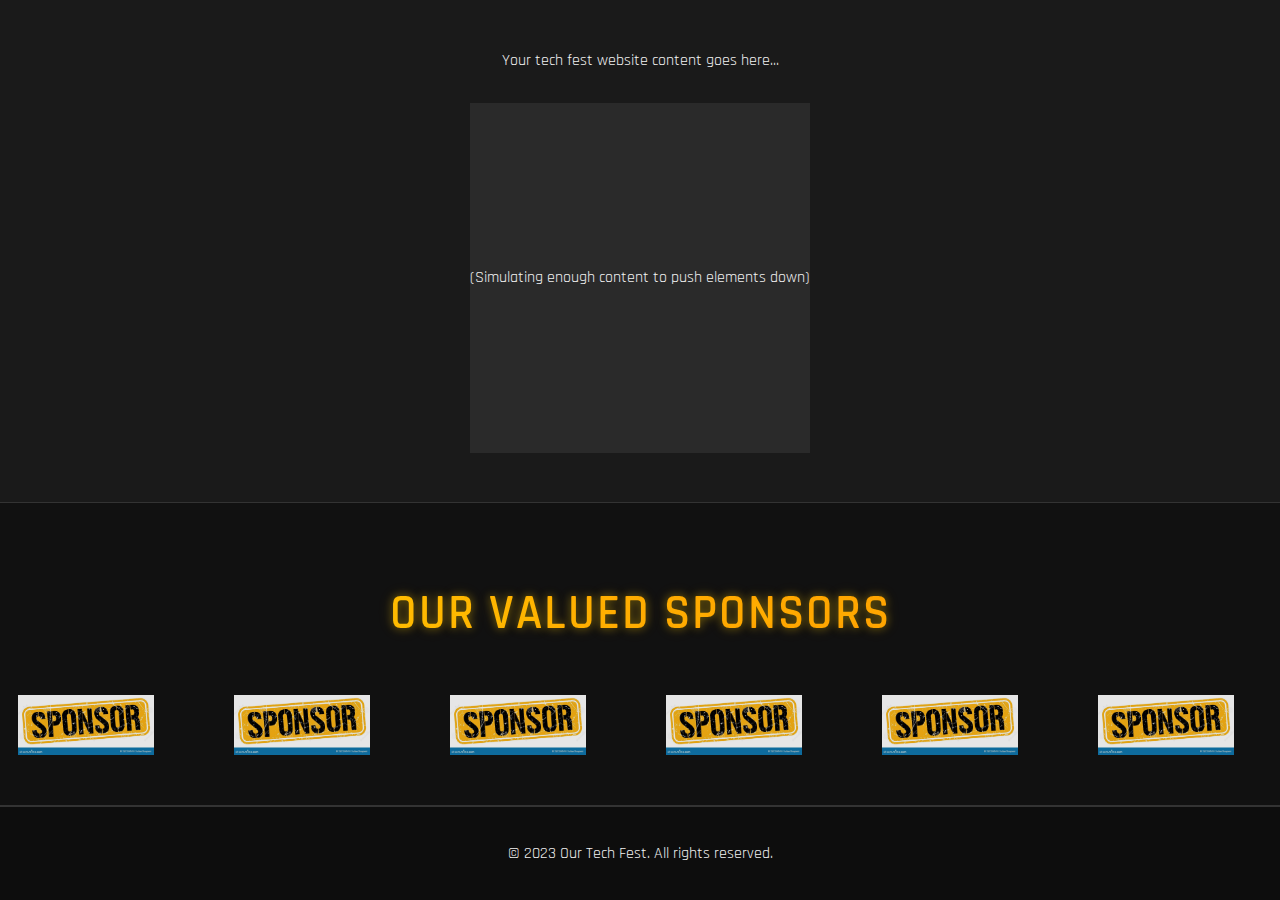
<file: sponsers/index.html>
<!DOCTYPE html>
<html lang="en">
<head>
    <meta charset="UTF-8">
    <meta name="viewport" content="width=device-width, initial-scale=1.0">
    <title>Tech Fest Sponsor Carousel - Looping Fix</title>
    <link rel="stylesheet" href="style.css">
    <!-- Google Font for "Dune" feel -->
    <link href="https://fonts.googleapis.com/css2?family=Rajdhani:wght@400;600&display=swap" rel="stylesheet">
</head>
<body>

    <!-- This div represents your main page content. It will push the sponsor section and footer down. -->
    <!-- On your actual website, all your existing header, main content, etc., would go inside this. -->
    <div class="main-content-wrapper">
        <p>Your tech fest website content goes here...</p>
        <p style="height: 350px; background-color: #2a2a2a; display: flex; align-items: center; justify-content: center; color: #f0f0f0;">
            (Simulating enough content to push elements down)
        </p>
    </div>

    <!-- SPONSOR SECTION: PLACE THIS IMMEDIATELY BEFORE your <footer> tag. -->
    <section class="sponsor-section">
        <h2 class="sponsor-title">Our Valued Sponsors</h2>
        <div class="sponsor-carousel-container">
            <div class="sponsor-carousel-track">
                <!-- ============================================== -->
                <!-- FIRST SET OF SPONSOR LOGOS (6 UNIQUE ONES)   -->
                <!-- ============================================== -->
                <!-- IMPORTANT: Replace 'logo-X.jpg' with your ACTUAL UNIQUE image file names -->
                <a href="#" class="sponsor-logo-wrapper" title="Sponsor Name 1">
                    <img src="sponsors/logo-1.jpg" alt="Sponsor Logo 1">
                </a>
                <a href="#" class="sponsor-logo-wrapper" title="Sponsor Name 2">
                    <img src="sponsors/logo-1.jpg" alt="Sponsor Logo 2">
                </a>
                <a href="#" class="sponsor-logo-wrapper" title="Sponsor Name 3">
                    <img src="sponsors/logo-1.jpg" alt="Sponsor Logo 3">
                </a>
                <a href="#" class="sponsor-logo-wrapper" title="Sponsor Name 4">
                    <img src="sponsors/logo-1.jpg" alt="Sponsor Logo 4">
                </a>
                <a href="#" class="sponsor-logo-wrapper" title="Sponsor Name 5">
                    <img src="sponsors/logo-1.jpg" alt="Sponsor Logo 5">
                </a>
                <a href="#" class="sponsor-logo-wrapper" title="Sponsor Name 6">
                    <img src="sponsors/logo-1.jpg" alt="Sponsor Logo 6">
                </a>

                <!-- ============================================== -->
                <!-- SECOND, DUPLICATE SET OF SPONSOR LOGOS         -->
                <!-- >>>>> THIS IS THE PART YOU WERE MISSING! <<<<< -->
                <!-- THIS IS ABSOLUTELY CRUCIAL FOR THE SEAMLESS    -->
                <!-- INFINITE LOOPING ANIMATION. MUST BE IDENTICAL! -->
                <!-- ============================================== -->
                <a href="#" class="sponsor-logo-wrapper" title="Sponsor Name 1">
                    <img src="sponsors/logo-1.jpg" alt="Sponsor Logo 1">
                </a>
                <a href="#" class="sponsor-logo-wrapper" title="Sponsor Name 2">
                    <img src="sponsors/logo-1.jpg" alt="Sponsor Logo 2">
                </a>
                <a href="#" class="sponsor-logo-wrapper" title="Sponsor Name 3">
                    <img src="sponsors/logo-1.jpg" alt="Sponsor Logo 3">
                </a>
                <a href="#" class="sponsor-logo-wrapper" title="Sponsor Name 4">
                    <img src="sponsors/logo-1.jpg" alt="Sponsor Logo 4">
                </a>
                <a href="#" class="sponsor-logo-wrapper" title="Sponsor Name 5">
                    <img src="sponsors/logo-1.jpg" alt="Sponsor Logo 5">
                </a>
                <a href="#" class="sponsor-logo-wrapper" title="Sponsor Name 6">
                    <img src="sponsors/logo-1.jpg" alt="Sponsor Logo 6">
                </a>
            </div>
        </div>
    </section>
    <!-- END OF SPONSOR SECTION -->

    <!-- Your existing footer -->
    <footer>
        <p>&copy; 2023 Our Tech Fest. All rights reserved.</p>
    </footer>

    <script src="script.js"></script>
</body>
</html>
</file>
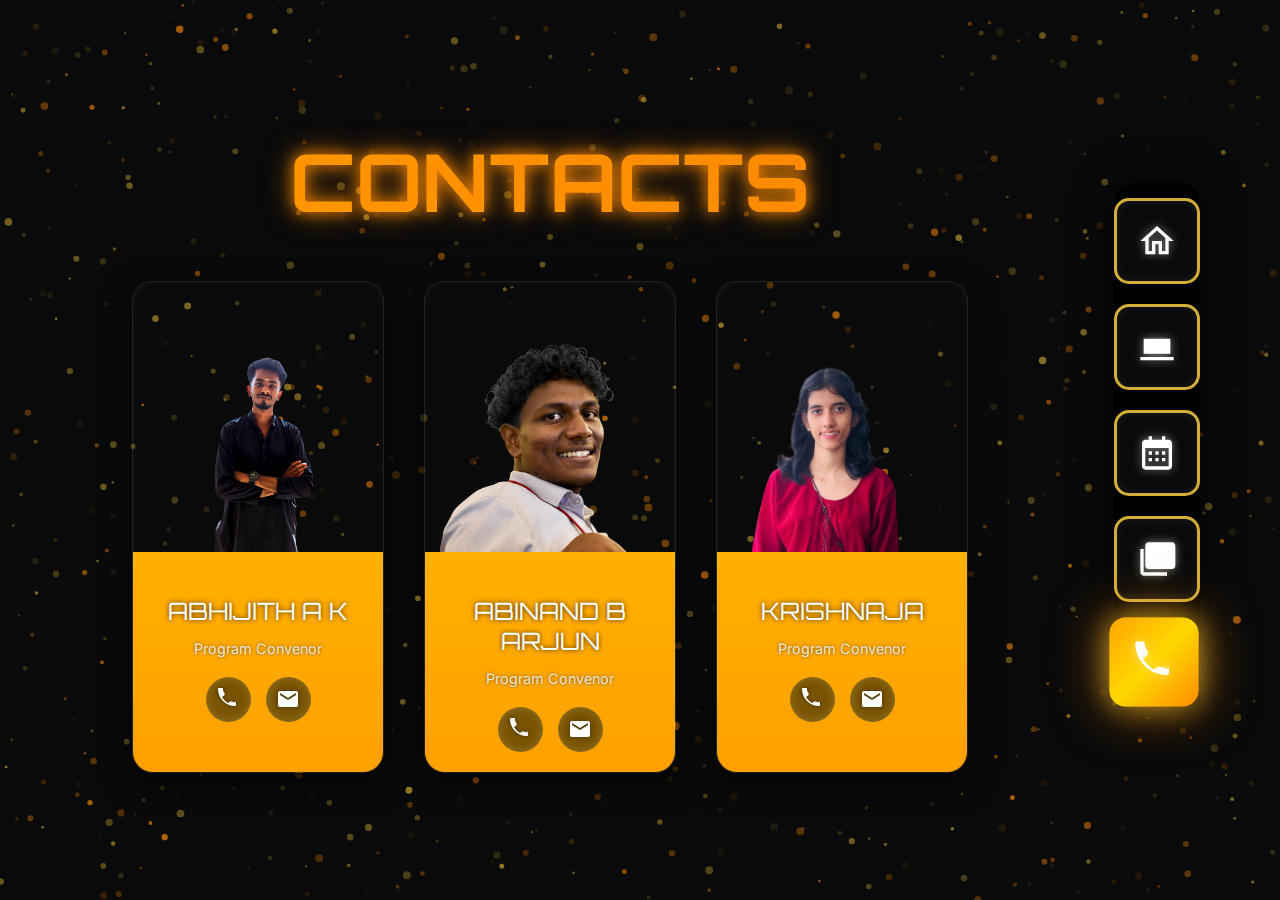
<file: contact_pg.html>
<!DOCTYPE html>
<html lang="en">
<head>
    <meta charset="UTF-8">
    <meta name="viewport" content="width=device-width, initial-scale=1.0">
    <title>Contacts | Prayag 25</title>
    <link rel="icon" type="image/png" href="images/dune1.png">
    <!-- Google Fonts for Orbitron and Inter -->
    <link href="https://fonts.googleapis.com/css2?family=Orbitron:wght@400;700&family=Inter:wght@300;400;700&display=swap" rel="stylesheet">
    <!-- Link to external CSS file -->
    <link rel="stylesheet" href="static/style/contact_pg.css">
    <link rel="stylesheet" href="static/style/nav_style.css">
</head>
<body>
    <!-- Hamburger Menu Button (for Mobile) -->
    <button class="hamburger-menu" aria-label="Toggle navigation">
        <span class="bar"></span>
        <span class="bar"></span>
        <span class="bar"></span>
    </button>

    <!-- NEW: Canvas for particle background -->
    <canvas id="particlesCanvas"></canvas>

    <div class="contacts-page-container">
        <h1 class="contacts-heading">CONTACTS</h1>
        <div class="contact-cards-wrapper">
            <!-- Card 1: ABHIJITH A K -->
            <div class="contact-card">
                <div class="contact-photo-container">
                    <img src="coordinator_img/abhijith.png" alt="ABHIJITH A K">
                </div>
                <div class="contact-details">
                    <!-- This is the default visible content -->
                    <div class="contact-primary-info">
                        <p class="contact-name">ABHIJITH A K</p>
                        <p class="contact-title">Program Convenor</p>
                        <div class="contact-icons">
                            <a href="#" class="icon-btn phone-btn" aria-label="Show phone number" data-info="+91 85906 95431">
                                <svg viewBox="0 0 24 24"><path d="M20 15.5c-1.25 0-2.54-.23-3.7-.68-.45-.17-.9-.25-1.35-.25-.37 0-.72.08-1.05.25L12 16c-2.48-1.33-4.57-3.42-5.9-5.9L8.43 8.3c.17-.33.25-.68.25-1.05 0-.45-.08-.9-.25-1.35C7.23 4.54 7 3.25 7 2c0-.55-.45-1-1-1H3c-.55 0-1 .45-1 1 0 9.39 7.61 17 17 17 .55 0 1-.45 1-1v-3c0-.55-.45-1-1-1z"/></svg>
                            </a>
                            <a href="#" class="icon-btn email-btn" aria-label="Show email address" data-info="2002abihijithak@gmail.com">
                                <svg viewBox="0 0 24 24"><path d="M20 4H4c-1.1 0-1.99.9-1.99 2L2 18c0 1.1.9 2 2 2h16c1.1 0 2-.9 2-2V6c0-1.1-.9-2-2-2zm0 4l-8 5-8-5V6l8 5 8-5v2z"/></svg>
                            </a>
                        </div>
                    </div>
                    <!-- This is the hidden panel that will be shown on click -->
                    <div class="contact-info-display">
                        <p class="info-text"></p>
                        <a href="#" class="back-btn">Back</a>
                    </div>
                </div>
            </div>
            <!-- Card 2: ABINAND B ARJUN -->
            <div class="contact-card">
                <div class="contact-photo-container">
                    <img src="coordinator_img/abinand.png" alt="ABINAND B ARJUN">
                </div>
                <div class="contact-details">
                    <div class="contact-primary-info">
                        <p class="contact-name">ABINAND B ARJUN</p>
                        <p class="contact-title">Program Convenor</p>
                        <div class="contact-icons">
                             <a href="#" class="icon-btn phone-btn" aria-label="Show phone number" data-info="+91 83010 66741">
                                <svg viewBox="0 0 24 24"><path d="M20 15.5c-1.25 0-2.54-.23-3.7-.68-.45-.17-.9-.25-1.35-.25-.37 0-.72.08-1.05.25L12 16c-2.48-1.33-4.57-3.42-5.9-5.9L8.43 8.3c.17-.33.25-.68.25-1.05 0-.45-.08-.9-.25-1.35C7.23 4.54 7 3.25 7 2c0-.55-.45-1-1-1H3c-.55 0-1 .45-1 1 0 9.39 7.61 17 17 17 .55 0 1-.45 1-1v-3c0-.55-.45-1-1-1z"/></svg>
                            </a>
                            <a href="#" class="icon-btn email-btn" aria-label="Show email address" data-info="abinandbarjun7@gmail.com">
                                <svg viewBox="0 0 24 24"><path d="M20 4H4c-1.1 0-1.99.9-1.99 2L2 18c0 1.1.9 2 2 2h16c1.1 0 2-.9 2-2V6c0-1.1-.9-2-2-2zm0 4l-8 5-8-5V6l8 5 8-5v2z"/></svg>
                            </a>
                        </div>
                    </div>
                    <div class="contact-info-display">
                        <p class="info-text"></p>
                        <a href="#" class="back-btn">Back</a>
                    </div>
                </div>
            </div>
            <!-- Card 3: Abhishek P -->
            <div class="contact-card">
                <div class="contact-photo-container">
                    <img src="coordinator_img/krishnaja.png" alt="Abhishek P">
                </div>
                <div class="contact-details">
                     <div class="contact-primary-info">
                        <p class="contact-name">KRISHNAJA</p>
                        <p class="contact-title">Program Convenor</p>
                        <div class="contact-icons">
                             <a href="#" class="icon-btn phone-btn" aria-label="Show phone number" data-info="+91 80759 60827">
                                <svg viewBox="0 0 24 24"><path d="M20 15.5c-1.25 0-2.54-.23-3.7-.68-.45-.17-.9-.25-1.35-.25-.37 0-.72.08-1.05.25L12 16c-2.48-1.33-4.57-3.42-5.9-5.9L8.43 8.3c.17-.33.25-.68.25-1.05 0-.45-.08-.9-.25-1.35C7.23 4.54 7 3.25 7 2c0-.55-.45-1-1-1H3c-.55 0-1 .45-1 1 0 9.39 7.61 17 17 17 .55 0 1-.45 1-1v-3c0-.55-.45-1-1-1z"/></svg>
                            </a>
                            <a href="#" class="icon-btn email-btn" aria-label="Show email address" data-info="krishnajatn20@gmail.com">
                                <svg viewBox="0 0 24 24"><path d="M20 4H4c-1.1 0-1.99.9-1.99 2L2 18c0 1.1.9 2 2 2h16c1.1 0 2-.9 2-2V6c0-1.1-.9-2-2-2zm0 4l-8 5-8-5V6l8 5 8-5v2z"/></svg>
                            </a>
                        </div>
                    </div>
                     <div class="contact-info-display">
                        <p class="info-text"></p>
                        <a href="#" class="back-btn">Back</a>
                    </div>
                </div>
            </div>
        </div>
    </div>

<!-- Navigation Bar -->
<nav class="navbar-right">
    <ul>
        <!-- Home Icon -->
        <li class="nav-item" data-tooltip="Home">
            <a href="landing_pg.html">
                <svg viewBox="0 0 24 24">
                    <path d="M12 5.69L17 10.19V18H15V12H9V18H7V10.19L12 5.69ZM12 3L2 12H5V20H11V14H13V20H19V12H22L12 3Z"/>
                </svg>
            </a>
        </li>
        <!-- Events Icon (Building/Museum icon, labeled Events) -->
        <li class="nav-item" data-tooltip="Events">
            <a href="event_slider_pg.html">
                <svg viewBox="0 0 24 24">
                    <path d="M2 20h20v-2H2v2zm2-4h16V7H4v9zm2-7h3v2H6V9zm4 0h3v2h-3V9zm4 0h3v2h-3V9zm-8 4h12v-6H6v6z"/>
                </svg>
            </a>
        </li>
        
        
        <!-- Calendar Icon -->
        <li class="nav-item" data-tooltip="Event Schedule">
            <a href="schedule_pg.html">
                <svg viewBox="0 0 24 24">
                    <path d="M19 4h-2V2h-2v2H9V2H7v2H5c-1.11 0-1.99.9-1.99 2L3 20c0 1.1.89 2 2 2h14c1.1 0 2-.9 2-2V6c0-1.1-.9-2-2-2zm0 16H5V9h14v11zM7 11h2v2H7v-2zm4 0h2v2h-2v-2zm4 0h2v2h-2v-2zm-8 4h2v2H7v-2zm4 0h2v2h-2v-2zm4 0h2v2h-2v-2z"/>
                </svg>
            </a>
        </li>
        
        <!-- Person Icon -->
        <li class="nav-item" data-tooltip="Gallery">
            <a href="gallery_pg.html">
                <svg viewBox="0 0 24 24">
                    <path d="M2 6v14c0 1.1.9 2 2 2h14v-2H4V6H2zm19-4H7c-1.1 0-2 .9-2 2v12c0 1.1.9 2 2 2h14c1.1 0 2-.9 2-2V4c0-1.1-.9-2-2-2zm-1 9l-2.5-3.21L14 12.5 11.5 9.5l-3 4H19v-4z"/>
                </svg>

            </a>
        </li>

        <!-- Phone Icon -->
        <li class="nav-item active" data-tooltip="Contact">
            <a href="contact_pg.html">
                <svg viewBox="0 0 24 24">
                    <path d="M20 15.5c-1.25 0-2.54-.23-3.7-.68-.45-.17-.9-.25-1.35-.25-.37 0-.72.08-1.05.25L12 16c-2.48-1.33-4.57-3.42-5.9-5.9L8.43 8.3c.17-.33.25-.68.25-1.05 0-.45-.08-.9-.25-1.35C7.23 4.54 7 3.25 7 2c0-.55-.45-1-1-1H3c-.55 0-1 .45-1 1 0 9.39 7.61 17 17 17 .55 0 1-.45 1-1v-3c0-.55-.45-1-1-1z"/>
                </svg>
            </a>
        </li>
        
    </ul>
</nav>

    <!-- Link to external JavaScript file -->
    <script src="static/script/contact_pg.js"></script>
    <script src="static/script/nav-script.js"></script>
</body>
</html>
</file>
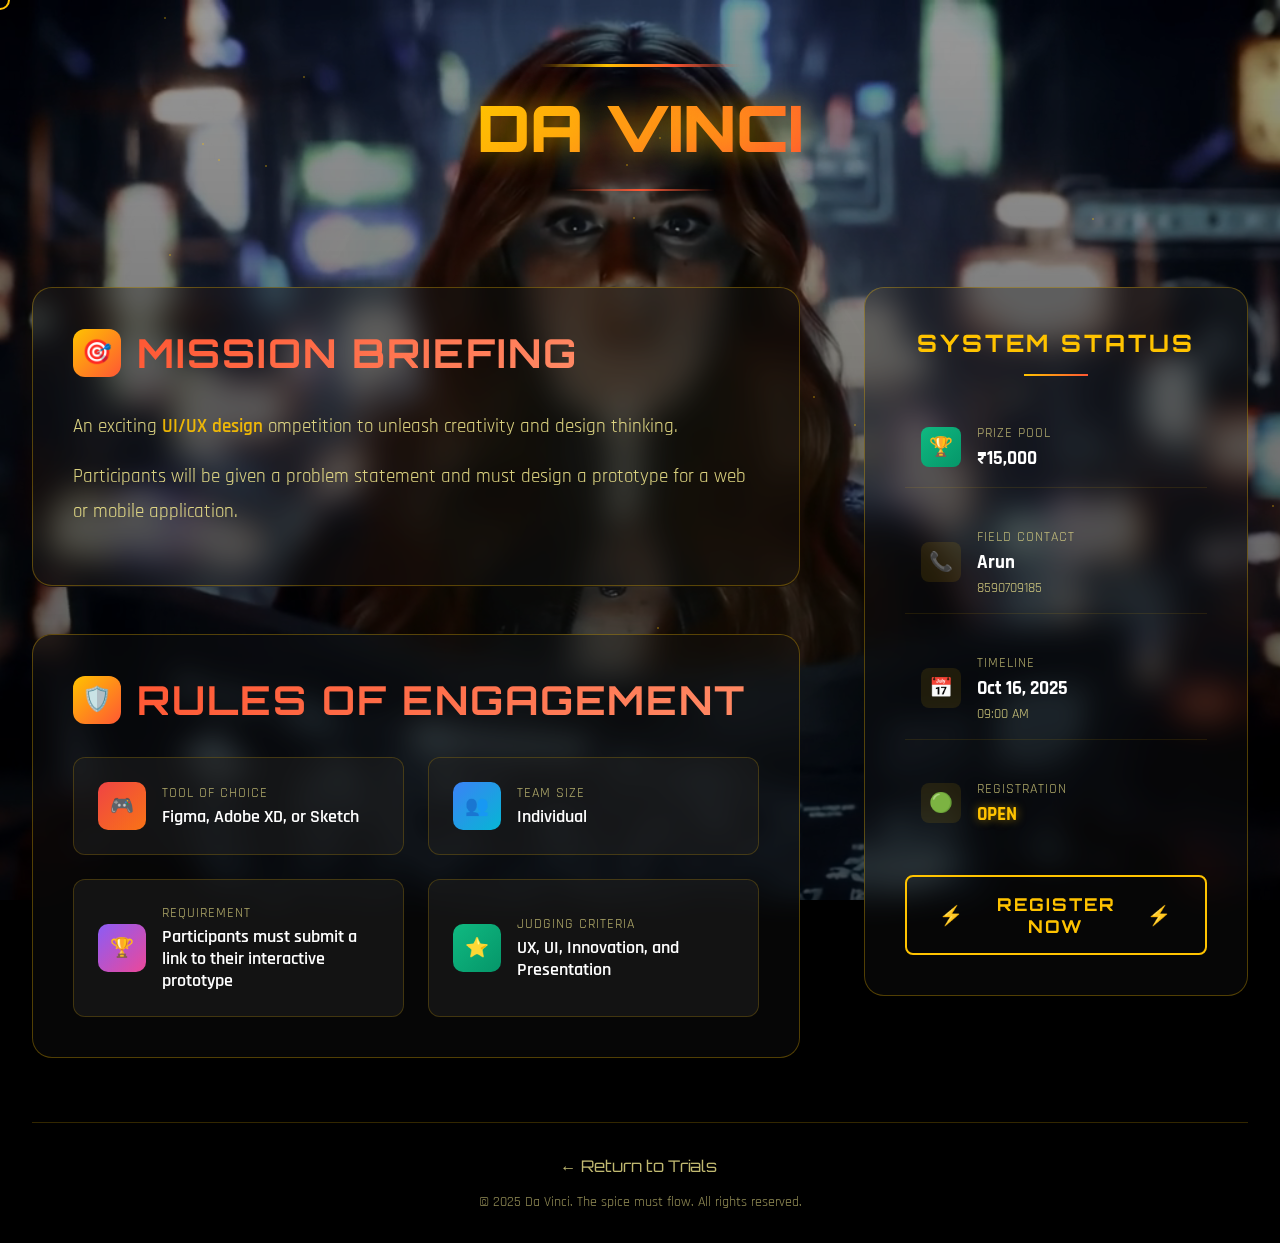
<file: da-vinci.html>
<!DOCTYPE html>
<html lang="en">
<head>
    <meta charset="UTF-8">
    <meta name="viewport" content="width=device-width, initial-scale=1.0">
    <title>Da Vinci | Prayag 25</title>
    <link href="https://fonts.googleapis.com/css2?family=Orbitron:wght@400;700;900&family=Rajdhani:wght@300;400;500;600;700&display=swap" rel="stylesheet">
    <link rel="stylesheet" href="static/style/event_pg.css">
    <link rel="icon" type="image/png" href="images/dune1.png">
</head>
<body>
    <video autoplay loop muted id="video-background"><source src="public/davinci.mp4" type="video/mp4"></video>
    <!-- Custom Cursor -->
    <div class="custom-cursor" id="customCursor"></div>

    <!-- Background Elements -->
    <div class="background-container">
        <div class="gradient-bg"></div>
        <div class="particles-container" id="particlesContainer"></div>
        <div class="rotating-bg"></div>
    </div>

    <!-- Main Content Container -->
    <div class="main-container">
        
        <!-- Header -->
        <header class="header">
            <div class="header-line"></div>
            <h1 class="main-title">
                <span class="title-word">DA VINCI</span>
            </h1>
            <!-- <h1 class="main-title">
                <span class="title-word title-delayed">VICTORY</span>
            </h1> -->
            <div class="header-line-bottom"></div>
        </header>

        <!-- Main Grid Layout -->
        <div class="content-grid">
            
            <!-- Main Content - Left Side -->
            <div class="main-content">
                
                <!-- Mission Briefing Section -->
                <section class="content-section mission-section">
                    <div class="section-header">
                        <div class="section-icon">🎯</div>
                        <h2 class="section-title">MISSION BRIEFING</h2>
                    </div>
                    
                    <div class="section-content">
                        <p>An exciting <span class="highlight">UI/UX design</span> ompetition to unleash creativity and design thinking.</p>
                        <p>Participants will be given a problem statement and must design a prototype for a web or mobile application.</p>
                    </div>
                </section>

                <!-- Rules of Engagement Section -->
                <section class="content-section rules-section">
                    <div class="section-header">
                        <div class="section-icon">🛡️</div>
                        <h2 class="section-title">RULES OF ENGAGEMENT</h2>
                    </div>
                    
                    <div class="rules-grid">
                        <div class="rule-item">
                            <div class="rule-icon">🎮</div>
                            <div class="rule-content">
                                <div class="rule-label">Tool of choice</div>
                                <div class="rule-value">Figma, Adobe XD, or Sketch</div>
                            </div>
                        </div>
                        <div class="rule-item">
                            <div class="rule-icon">👥</div>
                            <div class="rule-content">
                                <div class="rule-label">Team Size</div>
                                <div class="rule-value">Individual</div>
                            </div>
                        </div>
                        <div class="rule-item">
                            <div class="rule-icon">🏆</div>
                            <div class="rule-content">
                                <div class="rule-label">Requirement</div>
                                <div class="rule-value">Participants must submit a link to their interactive prototype</div>
                            </div>
                        </div>
                        <div class="rule-item">
                            <div class="rule-icon">⭐</div>
                            <div class="rule-content">
                                <div class="rule-label">Judging criteria</div>
                                <div class="rule-value">UX, UI, Innovation, and Presentation</div>
                            </div>
                        </div>
                    </div>
                </section>
            </div>

            <!-- Sidebar - System Status -->
            <div class="sidebar">
                <div class="status-panel">
                    
                    <!-- System Status Header -->
                    <div class="status-header">
                        <h3 class="status-title">SYSTEM STATUS</h3>
                        <div class="status-line"></div>
                    </div>

                    <!-- Status Items -->
                    <div class="status-items">
                        
                        <!-- Prize Pool -->
                        <div class="status-item prize-pool">
                            <div class="status-icon">🏆</div>
                            <div class="status-content">
                                <div class="status-label">Prize Pool</div>
                                <div class="status-value">₹15,000</div>
                            </div>
                        </div>

                        <!-- Field Contact -->
                        <div class="status-item">
                            <div class="status-icon">📞</div>
                            <div class="status-content">
                                <div class="status-label">Field Contact</div>
                                <div class="status-value">Arun</div>
                                <div class="status-sub">8590709185</div>
                            </div>
                        </div>

                        <!-- Timeline -->
                        <div class="status-item">
                            <div class="status-icon">📅</div>
                            <div class="status-content">
                                <div class="status-label">Timeline</div>
                                <div class="status-value">Oct 16, 2025</div>
                                <div class="status-sub">09:00 AM</div>
                            </div>
                        </div>

                        <!-- Registration Status -->
                        <div class="status-item registration-status">
                            <div class="status-icon pulse">🟢</div>
                            <div class="status-content">
                                <div class="status-label">Registration</div>
                                <div class="status-value open">OPEN</div>
                            </div>
                        </div>
                    </div>

                    <!-- Register Button -->
                    <a href="https://forms.gle/LotEX87YzLYGkfhT8" 
                    target="_blank" 
                    rel="noopener noreferrer" 
                    class="register-btn" id="registerBtn">
                        <span class="btn-icon">⚡</span>
                        <span class="btn-text">REGISTER NOW</span>
                        <span class="btn-icon">⚡</span>
                    </a>
                </div>
            </div>
        </div>

        <!-- Footer -->
        <footer class="footer">
            <div class="footer-content">
                <a href="event_slider_pg.html" class="back-link">
                    <span class="back-arrow">←</span>
                    Return to Trials
                </a>
            </div>
            <p class="footer-text">© 2025 Da Vinci. The spice must flow. All rights reserved.</p>
        </footer>
    </div>

    <script src="static/script/event_pg.js"></script>
</body>
</html>
</file>
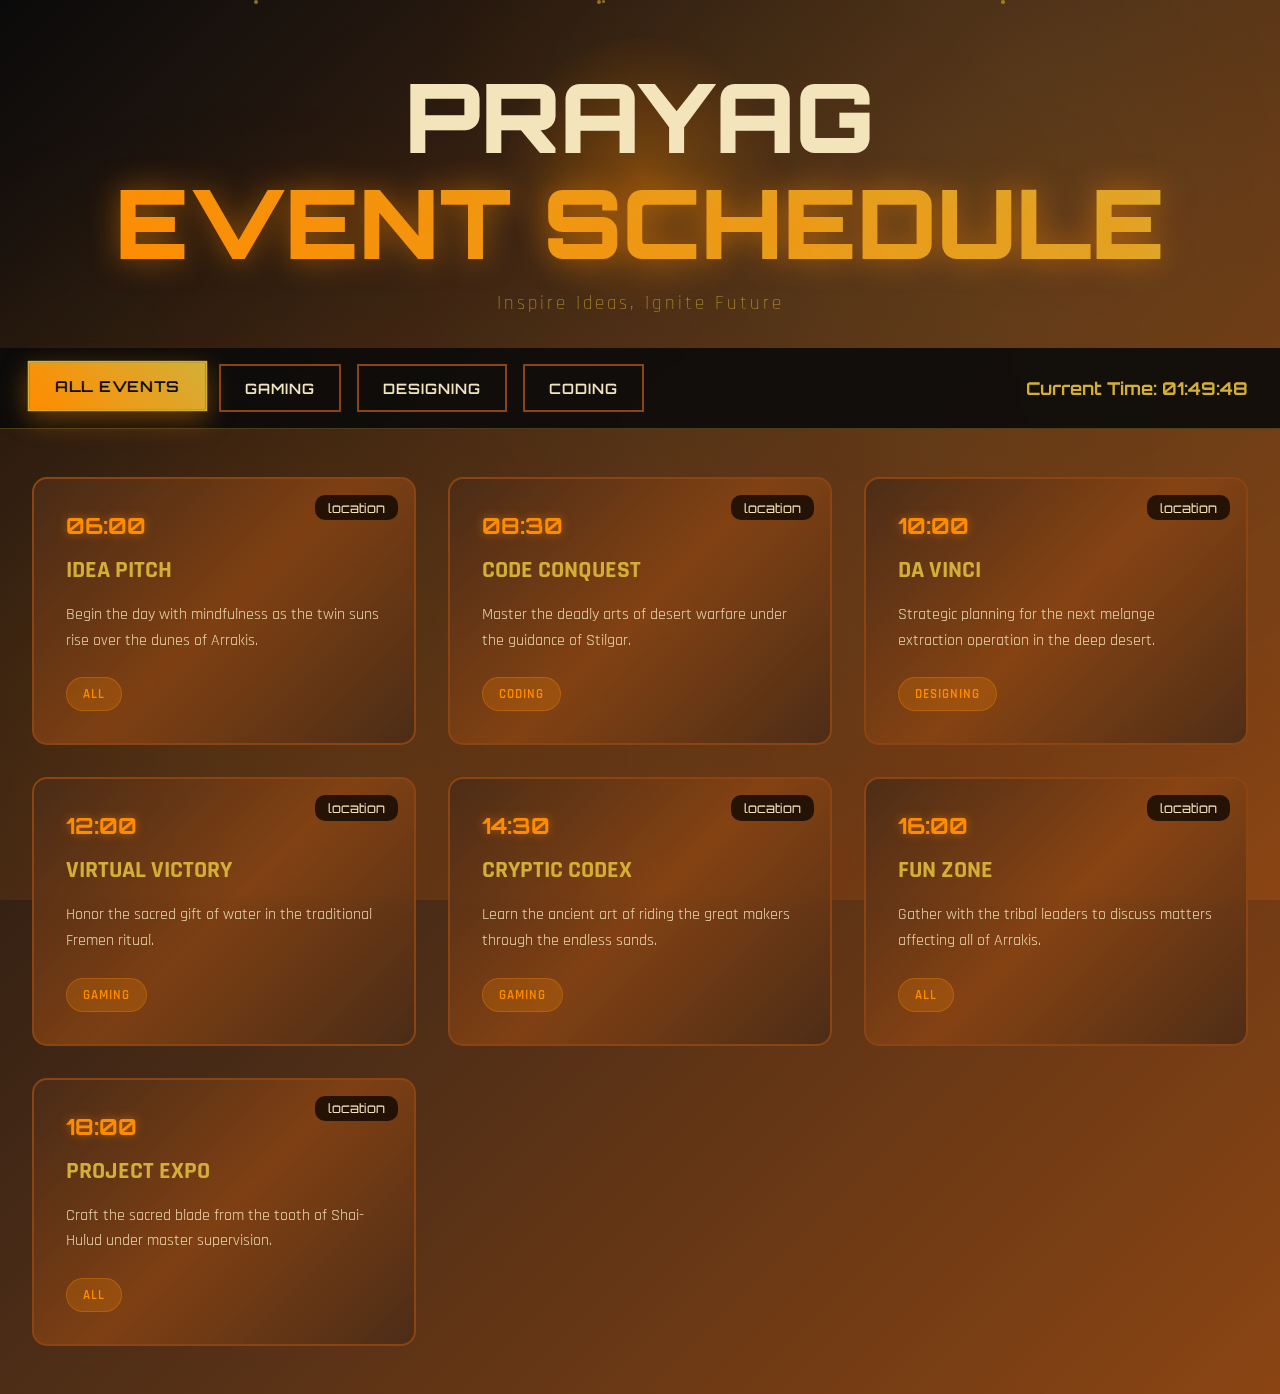
<file: schedule_pg.html>
<!doctype html>
<html lang="en">
  <head>
    <meta charset="UTF-8" />
    <link rel="icon" type="image/svg+xml" href="/vite.svg" />
    <meta name="viewport" content="width=device-width, initial-scale=1.0" />
    <title>Event Schedule | Prayag 25</title>
    <link rel="icon" type="image/png" href="images/dune1.png">
    <link href="https://fonts.googleapis.com/css2?family=Orbitron:wght@400;700;900&family=Rajdhani:wght@300;400;500;600;700&display=swap" rel="stylesheet">
    <link rel="stylesheet" href="static/style/schedule_pg.css">
  </head>
  <body>
    <div id="particles-bg"></div>
    
    <header class="main-header">
      <div class="header-content">
        <h1 class="main-title">
          <span class="title-line">PRAYAG</span>
          <span class="title-line glow">EVENT SCHEDULE</span>
        </h1>
        <p class="subtitle">Inspire Ideas, Ignite Future</p>
      </div>
      <div class="spice-glow"></div>
    </header>

    <nav class="schedule-nav">
      <div class="nav-content">
        <div class="filter-buttons">
          <button class="filter-btn active" data-filter="all">ALL EVENTS</button>
          <button class="filter-btn" data-filter="gaming">GAMING</button>
          <button class="filter-btn" data-filter="designing">DESIGNING</button>
          <button class="filter-btn" data-filter="code">CODING</button>
        </div>
        <div class="current-time">
          <span id="current-time"></span>
        </div>
      </div>
    </nav>

    <main class="schedule-container">
      <div class="schedule-grid" id="schedule-grid">
        <!-- Events will be generated by JavaScript -->
      </div>
    </main>

    <div class="desert-overlay"></div>
    
    <script type="module" src="static/script/schedule_pg.js"></script>
  </body>
</html>
</file>
<file: sponsers/style.css>
/* Import Google Font */
@import url('https://fonts.googleapis.com/css2?family=Rajdhani:wght@400;600&display=swap');

/* General Body Styles */
html, body {
    height: 100%;
    margin: 0;
    padding: 0;
    font-family: 'Rajdhani', Arial, sans-serif;
    background-color: #1a1a1a;
    color: #f0f0f0;
    display: flex;
    flex-direction: column;
}

/* Wrapper for main page content */
.main-content-wrapper {
    flex-grow: 1;
    padding: 20px;
    box-sizing: border-box;
    text-align: center;
    display: flex;
    flex-direction: column;
    justify-content: center;
    align-items: center;
}

/* Footer Styles */
footer {
    background-color: #0d0d0d;
    color: #f0f0f0;
    padding: 20px;
    text-align: center;
    border-top: 1px solid #333;
    flex-shrink: 0;
}

/* Sponsor Section */
.sponsor-section {
    padding: 40px 0;
    background-color: #111;
    border-top: 1px solid #333;
    border-bottom: 1px solid #333;
    flex-shrink: 0;
}

.sponsor-title {
    text-align: center;
    font-size: 3em;
    margin-bottom: 40px;
    font-weight: 600;
    letter-spacing: 2px;
    text-transform: uppercase;

    /* Golden Gradient */
    background: linear-gradient(to right, #FFD700, #FFA500, #FF8C00);
    -webkit-background-clip: text;
    -webkit-text-fill-color: transparent;
    background-clip: text;
    color: transparent;

    /* Glow */
    text-shadow: 0 0 8px rgba(255, 215, 0, 0.4),
                 0 0 15px rgba(255, 165, 0, 0.2);
}

.sponsor-carousel-container {
    width: 100%;
    overflow: hidden;
    position: relative;
}

.sponsor-carousel-track {
    display: flex;
    align-items: center;
    padding: 10px 0;
    transform: translateX(0);
    will-change: transform; /* Smooth animation hint */
}

.sponsor-logo-wrapper {
    display: inline-block;
    margin: 0 40px;
    flex-shrink: 0;
    transition: transform 0.3s ease, opacity 0.3s ease;
    filter: brightness(0.9);
}

.sponsor-logo-wrapper:hover {
    transform: translateY(-8px) scale(1.1);
    opacity: 1;
    filter: brightness(1);
}

.sponsor-logo-wrapper img {
    height: 60px;
    width: auto;
    max-width: 180px;
    object-fit: contain;
    display: block;
}

/* Responsive Tweaks */
@media (max-width: 1024px) {
    .sponsor-title {
        font-size: 2.5em;
    }
    .sponsor-logo-wrapper {
        margin: 0 30px;
    }
}

@media (max-width: 768px) {
    .sponsor-title {
        font-size: 2em;
        margin-bottom: 30px;
        letter-spacing: 1px;
    }
    .sponsor-logo-wrapper {
        margin: 0 20px;
    }
    .sponsor-logo-wrapper img {
        height: 50px;
    }
}

@media (max-width: 480px) {
    .sponsor-title {
        font-size: 1.7em;
        margin-bottom: 20px;
    }
    .sponsor-logo-wrapper {
        margin: 0 15px;
    }
    .sponsor-logo-wrapper img {
        height: 40px;
    }
}
</file>
<file: static/style/contact_pg.css>
/* --- START OF FILE style.css --- */

/* Dune-Inspired Variables */
:root {
    --spice-gold: #D4AF37;
    --spice-orange: #FF8C00;
    --desert-sand: #F4E4BC;
    --deep-black: #0A0A0A;
    --space-black: #000000; /* Used for the new background */
    --energy-blue: #4A9EFF;
    --glow-amber: rgba(212, 175, 55, 0.8); 
    --glow-orange: rgba(255, 140, 0, 0.6); 
    
    /* Variables for the original image's pink/red to orange gradient (for reference, but now unused for card details) */
    --original-gradient-start: #D82F72; /* Deep Pink/Red */
    --original-gradient-mid: #F06292;   /* Lighter Pink */
    --original-gradient-end: #FF8C00;   /* Orange */

    /* Navbar's active/hover gradient colors for easy reference */
    --navbar-gradient-start: #FFA500; /* Orange */
    --navbar-gradient-mid: #FFD700;   /* Gold */
    --navbar-gradient-end: #FF8C00;   /* Darker Orange */

    /* NEW Contact Card's specific orange/yellow gradient colors (based on new image) */
    --card-gradient-color1: #FFB000; /* Bright orange-yellow */
    --card-gradient-color2: #FFA000; /* Slightly deeper orange */
    --card-gradient-color3: #FF8000; /* Deepest orange (unused with linear-gradient to bottom only 2 colors) */


    --font-heading: 'Orbitron', monospace;
    --font-body: 'Inter', sans-serif;
    
    --transition-smooth: all 0.4s cubic-bezier(0.25, 0.46, 0.45, 0.94);
    --transition-bounce: all 0.6s cubic-bezier(0.68, -0.55, 0.265, 1.55); 
}

/* Base Styles (for Desktop First) */
body {
    margin: 0;
    font-family: var(--font-body);
    /* CHANGED: Solid black background for particle effect */
    background-color: var(--space-black); 
    color: var(--desert-sand);
    min-height: 100vh;
    display: flex;
    justify-content: center;
    align-items: center;
    overflow-x: hidden; /* Prevents horizontal scrollbars on the body */
    overflow-y: auto; /* Allows vertical scrolling for content that exceeds viewport height */
    padding-right: 180px; /* Space for the fixed right navbar (if still present or desired for layout) */
    box-sizing: border-box; 
    position: relative; 
    z-index: 0; 
}

/* NEW: Style for the particles canvas */
#particlesCanvas {
    position: fixed; /* Fixes it to the viewport */
    top: 0;
    left: 0;
    width: 100vw; /* Full viewport width */
    height: 100vh; /* Full viewport height */
    z-index: -1; /* Puts it behind all other content */
    display: block; /* Ensures it takes up full space */
}


/* Main Content Styling (for index.html) */
.content {
    text-align: center;
    padding: 20px;
    max-width: 800px;
    position: relative; 
    z-index: 1; /* Ensure content is above body background */
}

.content h1 {
    font-family: var(--font-heading);
    font-size: clamp(2.5em, 6vw, 4.5em); 
    color: var(--spice-gold);
    text-shadow: 0 0 20px var(--glow-amber), 0 0 30px var(--glow-orange); 
    margin-bottom: 20px;
}

.content p {
    font-size: clamp(0.9em, 2vw, 1.1em);
    line-height: 1.8;
    margin: 0 auto 15px;
    color: var(--desert-sand);
}



/* Advanced JS: Ripple Effect */
.ripple {
    position: absolute;
    border-radius: 50%;
    background: rgba(255, 255, 255, 0.5); 
    animation: ripple-animation 0.6s linear forwards;
    pointer-events: none; 
    transform: scale(0); 
    z-index: 1; 
}

@keyframes ripple-animation {
    to {
        transform: scale(4); 
        opacity: 0; 
    }
}

/* --- Hamburger Menu (Desktop: Hidden) --- */
.hamburger-menu {
    display: none;
}

/* Contacts Page specific styles */
.contacts-page-container {
    display: flex;
    flex-direction: column;
    align-items: center;
    width: 100%;
    padding: 20px;
    box-sizing: border-box;
    position: relative; 
    z-index: 1; 
}

.contacts-heading {
    font-family: var(--font-heading);
    font-size: clamp(3em, 8vw, 5em); 
    background: linear-gradient(to right, var(--navbar-gradient-start), var(--navbar-gradient-end)); 
    -webkit-background-clip: text;
    -webkit-text-fill-color: transparent;
    background-clip: text;
    text-fill-color: transparent;
    margin-bottom: 50px;
    text-shadow: 0 0 15px var(--spice-orange), 0 0 30px var(--glow-orange); 
}

.contact-cards-wrapper {
    display: flex;
    flex-wrap: wrap; 
    justify-content: center;
    gap: 40px;
    max-width: 1200px; 
    width: 100%;
    margin-bottom: 50px; 
}

/* --- Rule 1: The Main Card --- */
/* Find the existing .contact-card rule and make this change */
/* Find and replace the .contact-card rule */
.contact-card {
    background-color: transparent; 
    border-radius: 20px;
    width: 250px;
    /* CHANGED: This is essential. It allows the image to be seen outside the card's bounds. */
    overflow: visible; 
    box-shadow: 0 10px 30px rgba(0, 0, 0, 0.7), inset 0 0 10px rgba(255, 255, 255, 0.05);
    border: 1px solid rgba(255, 255, 255, 0.1); 
    position: relative;
    display: flex;
    flex-direction: column;
    
    transition: opacity 0.6s ease-out, 
                transform 0.6s ease-out, 
                box-shadow 0.3s ease-in-out; 
    
    transition-delay: var(--animation-delay, 0s); 
}
/* This is the initial, hidden state. JS applies this class. */
.contact-card.card-hidden {
    opacity: 0;
    transform: translateY(30px); /* Start 30px down */
}

/* This class is added by JS on scroll. The transition on .contact-card makes the change smooth. */
.contact-card.card-visible {
    opacity: 1;
    transform: translateY(0); /* Move to original position */
}


/* Find and replace this existing rule */
/* Find and replace the .contact-card:hover rule */
.contact-card:hover {
    transform: translateY(-10px); 
    box-shadow: 0 20px 40px rgba(0, 0, 0, 0.6);
}


/* --- Rule 3: The Photo Container --- */
/* Find and replace this rule. Overflow is now also visible here. */
.contact-photo-container {
    width: 100%;
    height: 270px;
    display: flex;
    justify-content: center;
    align-items: flex-start; 
    /* CHANGED: This is the second key change. It stops the container from clipping the image. */
    overflow: visible; 
    border-radius: 20px 20px 0 0; 
    /* The container itself is positioned to give the image a base */
    position: relative;
    z-index: 2; /* Ensure the photo container is above the details section */
}

/* --- Rule 4: The Image inside the container --- */
/* Find and replace this rule. This is where the animation magic happens. */
.contact-photo-container img {
    width: 100%;
    /* Make the image taller than its container to create the hidden part */
    height: 125%; 
    object-fit: cover; 
    object-position: top center; 
    border-radius: 20px; /* Keep the rounded corners on the image itself */
    
    /* The transition applies to the image's transform and shadow */
    transition: transform 0.5s cubic-bezier(0.23, 1, 0.32, 1),
                box-shadow 0.5s cubic-bezier(0.23, 1, 0.32, 1);
}

/* --- Rule 5: THE FINAL HOVER EFFECT --- */
/* Replace any previous hover rules for the image/container with this single rule */
.contact-card:hover .contact-photo-container img {
    /* Slides the image up by 20% of its own height to reveal the bottom part, breaking out of the top */
    transform: translateY(-20%);
    
    /* Adds a shadow to the image to give it a 3D pop effect */
    box-shadow: 0 15px 30px -10px rgba(0, 0, 0, 0.6);
}

.contact-details {
    background: linear-gradient(to bottom, var(--card-gradient-color1), var(--card-gradient-color2)); 
    padding: 20px 15px;
    text-align: center;
    color: white; 
    border-radius: 0 0 20px 20px; 
    display: flex;
    flex-direction: column;
    justify-content: space-between;
    align-items: center;
    flex-grow: 1; 
    position: relative; /* Add position to enable z-index */
    z-index: 2; /* Higher z-index to appear above photo */
}

.contact-name {
    font-family: var(--font-heading); 
    font-size: 1.5em;
    margin-bottom: 5px;
    color: white; 
    text-shadow: 0 0 5px rgba(0,0,0,0.8); 
}

.contact-title {
    font-family: var(--font-body);
    font-size: 0.9em;
    color: rgba(255, 255, 255, 0.85); 
    margin-bottom: 20px;
    text-shadow: 0 0 3px rgba(0,0,0,0.6); 
}

.contact-icons {
    display: flex;
    justify-content: center;
    gap: 15px;
    width: 100%; 
}

.icon-btn {
    background-color: #7A5500;
    border-radius: 50%;
    width: 45px;
    height: 45px;
    display: flex;
    justify-content: center;
    align-items: center;
    cursor: pointer;
    transition: background-color 0.3s ease, transform 0.3s ease, box-shadow 0.3s ease;
    box-shadow: inset 0 0 8px rgba(255, 255, 255, 0.2);
    border: none;
}

.icon-btn:hover {
    background-color: #9A6F00;
    transform: translateY(-3px) scale(1.05);
    box-shadow: inset 0 0 10px rgba(255, 255, 255, 0.3), 0 5px 15px rgba(0,0,0,0.5);
}

.icon-btn svg {
    width: 24px;
    height: 24px;
    fill: white; 
    filter: drop-shadow(0 0 2px rgba(0, 0, 0, 0.5));
}


/* --- Mobile Optimizations (Media Queries) --- */
@media (max-width: 768px) { 
    body {
        padding-right: 0; 
        padding-bottom: 0; 
        align-items: flex-start; 
    }

    .content {
        max-width: 90%; 
        padding: 20px 15px; 
        margin-top: 50px; 
        margin-bottom: 20px; 
    }

    .content h1 {
        font-size: clamp(2em, 8vw, 3.5em); 
    }

    .content p {
        font-size: clamp(0.85em, 3.5vw, 1em); 
    }

    .hamburger-menu {
        display: flex; 
        flex-direction: column;
        justify-content: space-around;
        align-items: center;
        width: 45px; 
        height: 45px;
        background-color: var(--space-black);
        border: 2px solid var(--spice-gold);
        border-radius: 8px;
        position: fixed;
        top: 20px;
        right: 20px;
        z-index: 1100; 
        cursor: pointer;
        padding: 8px;
        box-shadow: 0 0 15px rgba(0, 0, 0, 0.7);
        transition: var(--transition-smooth); 
    }

    .hamburger-menu:hover {
        border-color: var(--spice-orange);
        box-shadow: 0 0 20px var(--glow-amber);
    }

    .hamburger-menu .bar {
        display: block;
        width: 80%; 
        height: 3px; 
        background-color: var(--desert-sand);
        border-radius: 2px;
        transition: all 0.3s ease;
    }

    .hamburger-menu.is-active .bar:nth-child(1) {
        transform: translateY(10px) rotate(45deg); 
    }
    .hamburger-menu.is-active .bar:nth-child(2) {
        opacity: 0; 
    }
    .hamburger-menu.is-active .bar:nth-child(3) {
        transform: translateY(-10px) rotate(-45deg); 
    }

    .navbar-right {
        right: 0;
        top: 50%; 
        transform: translateY(-50%) translateX(100%); 
        width: 80px; 
        border-radius: 15px 0 0 15px; 
        padding: 10px 0; 
        flex-direction: column; 
        justify-content: center; 
        align-items: center; 
        box-shadow: -5px 0 20px rgba(0, 0, 0, 0.9); 
        visibility: hidden; 
        z-index: 1050; 
        overflow-y: auto; 
        max-height: 90vh; 
    }

    .navbar-right.nav-open {
        transform: translateY(-50%) translateX(0); 
        visibility: visible; 
    }

    .navbar-right ul {
        flex-direction: column; 
        gap: 15px; 
        width: auto; 
    }

    .navbar-right li {
        width: 55px; 
        height: 55px; 
        border-radius: 10px; 
        border: 2px solid var(--spice-gold); 
        box-shadow: inset 0 0 4px rgba(255, 255, 255, 0.05); 
    }

    .navbar-right li svg {
        width: 28px; 
        height: 28px;
        filter: drop-shadow(0 0 2px rgba(255, 255, 255, 0.3)); 
    }

    .navbar-right li::after,
    .navbar-right li::before {
        display: none; 
    }

    .navbar-right li:hover,
    .navbar-right li.active {
        transform: scale(1.1); 
    }

    .contacts-page-container {
        margin-top: 50px;
        padding: 0 15px;
    }

    .contacts-heading {
        font-size: clamp(2.5em, 10vw, 4em);
        margin-bottom: 30px;
        text-shadow: 0 0 10px var(--spice-orange), 0 0 20px var(--glow-orange); 
    }

    .contact-cards-wrapper {
        flex-direction: row;
        flex-wrap: wrap;
        justify-content: center;
        gap: 20px;
        margin-bottom: 20px; 
    }
    
    .contact-card {
        width: 150px;
        max-width: 160px;
        min-width: 140px;
        flex-grow: 1;
    }

    .contact-photo-container {
        height: 170px;
    }
    
    .contact-details {
        padding: 15px 10px;
    }

    .contact-name { 
        font-size: 1.1em;
        margin-bottom: 3px;
    }
    
    .contact-title { 
        font-size: 0.8em;
        margin-bottom: 12px; 
    }
    
    .contact-icons {
        gap: 10px;
    }

    .icon-btn {
        width: 36px;
        height: 36px;
    }
    .icon-btn svg {
        width: 18px;
        height: 18px;
    }
}

@media (max-width: 480px) {
    .hamburger-menu {
        width: 40px;
        height: 40px;
        top: 15px;
        right: 15px;
    }
    .hamburger-menu .bar {
        height: 2.5px;
    }
    .hamburger-menu.is-active .bar:nth-child(1) {
        transform: translateY(8px) rotate(45deg);
    }
    .hamburger-menu.is-active .bar:nth-child(3) {
        transform: translateY(-8px) rotate(-45deg);
    }

    .navbar-right {
        width: 70px; 
    }
    .navbar-right li {
        width: 50px; 
        height: 50px;
    }
    .navbar-right li svg {
        width: 25px;
        height: 25px;
    }
    .contacts-page-container {
        padding: 0 10px;
    }

    .contact-cards-wrapper {
        flex-direction: column;
        align-items: center;
    }

    .contact-card {
        width: 85%;
        max-width: 260px;
        flex-grow: 0;
    }
}


/* --- NEW STYLES for Interactive Contact Info --- */

.contact-details {
    position: relative; /* Crucial for positioning the info panel */
}

/* This is the container for the default view (name, title, icons) */
.contact-primary-info {
    transition: opacity 0.3s ease-in-out;
}

/* This is the hidden panel that appears on click */
.contact-info-display {
    position: absolute;
    top: 0;
    left: 0;
    width: 100%;
    height: 100%;
    background: linear-gradient(to bottom, var(--card-gradient-color1), var(--card-gradient-color2));
    display: flex;
    flex-direction: column;
    justify-content: center;
    align-items: center;
    padding: 15px;
    box-sizing: border-box;
    /* Hidden by default */
    opacity: 0;
    pointer-events: none;
    transition: opacity 0.3s ease-in-out;
}

.info-text {
    font-size: 1.2em;
    font-weight: bold;
    color: white;
    text-shadow: 1px 1px 3px rgba(0, 0, 0, 0.5);
    margin: 0 0 15px 0;
    word-break: break-all; /* Prevents long emails from overflowing */
}

.back-btn {
    font-size: 0.9em;
    color: rgba(255, 255, 255, 0.85);
    background-color: rgba(0, 0, 0, 0.2);
    padding: 5px 15px;
    border-radius: 20px;
    text-decoration: none;
    border: 1px solid rgba(255, 255, 255, 0.5);
    transition: background-color 0.3s ease, color 0.3s ease;
}

.back-btn:hover {
    background-color: rgba(0, 0, 0, 0.4);
    color: white;
}

/* This class is added by JS to trigger the visibility change */
.contact-card.info-mode-active .contact-primary-info {
    opacity: 0;
    pointer-events: none;
}

.contact-card.info-mode-active .contact-info-display {
    opacity: 1;
    pointer-events: auto;
}
</file>
<file: static/style/nav_style.css>
/* Base Styles (for Desktop First) */
body {
    margin: 0;
    font-family: var(--font-body);
    background-color: var(--deep-black); 
    color: var(--desert-sand);
    min-height: 100vh;
    display: flex;
    justify-content: center;
    align-items: center;
    overflow: hidden; /* Prevents scrollbars from hidden navbar */
    padding-right: 180px; /* Space for the fixed right navbar */
    box-sizing: border-box; 
    position: relative; 
}

/* Navigation menu */


/* Navbar Container Styling (Desktop) */
.navbar-right {
    position: fixed;
    right: 80px; 
    top: 50%; 
    transform: translateY(-50%); 
    display: flex;
    flex-direction: column; /* Vertical alignment for desktop */
    background: var(--space-black); 
    border-radius: 20px; 
    padding: 15px 0; 
    box-shadow: 0 0 40px rgba(0, 0, 0, 0.9); 
    z-index: 1000; 
    transition: var(--transition-smooth); /* Added for smoother mobile transition */
}

.navbar-right ul {
    list-style: none;
    padding: 0;
    margin: 0;
    display: flex;
    flex-direction: column; /* Vertical alignment for desktop */
    gap: 20px; 
}

/* Individual Navbar Item Styling (Desktop & Mobile Base) */
.navbar-right li {
    position: relative; 
    width: 80px; 
    height: 80px; 
    border-radius: 15px; 
    display: flex;
    justify-content: center;
    align-items: center;
    cursor: pointer;
    transition: var(--transition-smooth);
   
    
    background-color: var(--deep-black);
    border: 3px solid var(--spice-gold); 
    box-shadow: inset 0 0 10px rgba(255, 255, 255, 0.08); 
}

.navbar-right li a {
    display: flex;
    justify-content: center;
    align-items: center;
    width: 100%;
    height: 100%;
    text-decoration: none;
    color: white; 

}

.navbar-right li svg {
    width: 40px; 
    height: 40px;
    fill: white; 
    transition: fill var(--transition-smooth); 
    filter: drop-shadow(0 0 5px rgba(255, 255, 255, 0.5)); 
}


/* Hover & Active States for Navbar Items */
.navbar-right li:hover,
.navbar-right li.active {
    border: none; 
    background: linear-gradient(to bottom right, #FFA500, #FFD700, #FF8C00); 
    box-shadow: 0 0 25px var(--glow-amber), 
                0 0 50px var(--glow-orange); 
    transform: scale(1.12); 
}

/* Tooltip (Description on Hover - Desktop Only) */
.navbar-right li::after {
    content: attr(data-tooltip); 
    position: absolute;
    /* --- CHANGED: Position tooltip to the LEFT --- */
    right: calc(100% + 20px); /* 20px to the left of the icon */
    top: 50%;
    /* Initial state: start 20px further right (off-screen) */
    transform: translateY(-50%) translateX(20px); 
    opacity: 0;
    visibility: hidden;
    background-color: var(--space-black);
    color: var(--desert-sand);
    padding: 10px 15px;
    border-radius: 8px;
    white-space: nowrap; 
    font-size: 0.9em;
    font-family: var(--font-body);
    box-shadow: 0 5px 15px rgba(0, 0, 0, 0.5), inset 0 0 5px rgba(255, 255, 255, 0.1);
    transition: opacity 0.3s ease, transform 0.3s ease, visibility 0.3s ease;
    z-index: 999; 
    border: 1px solid var(--spice-gold); 
}

/* Tooltip Arrow (Desktop Only) */
.navbar-right li::before {
    content: '';
    position: absolute;
    /* --- CHANGED: Position arrow to the LEFT of the icon --- */
    right: calc(100% + 15px); /* 15px to the left of the icon, between icon and tooltip */
    top: 50%;
    /* Initial state: start 20px further right (off-screen), maintain rotation */
    transform: translateY(-50%) rotate(45deg) translateX(20px); 
    width: 10px;
    height: 10px;
    background-color: var(--space-black);
    /* --- CHANGED: Border to make it point RIGHT (towards the icon) --- */
    border-right: 1px solid var(--spice-gold);
    border-bottom: 1px solid var(--spice-gold);
    border-top: none; 
    border-left: none; 
    opacity: 0;
    visibility: hidden;
    transition: opacity 0.3s ease, transform 0.3s ease, visibility 0.3s ease;
    z-index: 998; 
}

.navbar-right li:hover::after {
    opacity: 1;
    visibility: visible;
    /* Final state: slides into view */
    transform: translateY(-50%) translateX(0); 
}

.navbar-right li:hover::before {
    opacity: 1;
    visibility: visible;
    /* Final state: slides into view, maintains 45deg rotation */
    transform: translateY(-50%) rotate(45deg) translateX(0); 
}

/* Advanced JS: Ripple Effect */
.ripple {
    position: absolute;
    border-radius: 50%;
    background: rgba(255, 255, 255, 0.5); 
    animation: ripple-animation 0.6s linear forwards;
    pointer-events: none; 
    transform: scale(0); 
    z-index: 1; 
}

@keyframes ripple-animation {
    to {
        transform: scale(4); 
        opacity: 0; 
    }
}

/* --- Hamburger Menu (Desktop: Hidden) --- */
.hamburger-menu {
    display: none; /* Hidden by default on desktop */
}


/* --- Mobile Optimizations (Media Queries) --- */
@media (max-width: 768px) { 
    body {
        padding-right: 0; /* Remove right padding for mobile */
        padding-bottom: 0; 
        align-items: flex-start; /* Align content to top for mobile scrolling */
        overflow-y: auto; 
        overflow-x: hidden; /* Prevent horizontal scrollbar from hidden navbar */
    }

    .content {
        max-width: 90%; 
        padding: 20px 15px; 
        margin-top: 50px; /* Push content down slightly to clear hamburger button */
        margin-bottom: 20px; 
    }

    .content h1 {
        font-size: clamp(2em, 8vw, 3.5em); 
    }

    .content p {
        font-size: clamp(0.85em, 3.5vw, 1em); 
    }

    /* --- Hamburger Menu (Mobile: Visible & Styled) --- */
    .hamburger-menu {
        display: flex; /* Show hamburger on mobile */
        flex-direction: column;
        justify-content: space-around;
        align-items: center;
        width: 45px; /* Size of the button */
        height: 45px;
        background-color: var(--space-black);
        border: 2px solid var(--spice-gold);
        border-radius: 8px;
        position: fixed;
        top: 20px;
        right: 20px;
        z-index: 1100; /* Above navbar */
        cursor: pointer;
        padding: 8px;
        box-shadow: 0 0 15px rgba(0, 0, 0, 0.7);
        transition: var(--transition-smooth); /* For button hover/active effects */
    }

    .hamburger-menu:hover {
        border-color: var(--spice-orange);
        box-shadow: 0 0 20px var(--glow-amber);
    }

    .hamburger-menu .bar {
        display: block;
        width: 80%; /* Width of the bars */
        height: 3px; /* Thickness of the bars */
        background-color: var(--desert-sand);
        border-radius: 2px;
        transition: all 0.3s ease;
    }

    /* Hamburger Animation to X */
    .hamburger-menu.is-active .bar:nth-child(1) {
        transform: translateY(10px) rotate(45deg); 
    }
    .hamburger-menu.is-active .bar:nth-child(2) {
        opacity: 0; 
    }
    .hamburger-menu.is-active .bar:nth-child(3) {
        transform: translateY(-10px) rotate(-45deg); 
    }


    /* Navbar positioning and layout for mobile (Slide-in from Right, vertically centered) */
    .navbar-right {
        right: 0;
        top: 50%; /* Vertically centered */
        transform: translateY(-50%) translateX(100%); /* Hidden off-screen to the right, maintains centering */
        width: 80px; /* More compact fixed width for the mobile sidebar */
        border-radius: 15px 0 0 15px; /* Rounded left corners, sharp right */
        padding: 10px 0; /* Reduced vertical padding */
        flex-direction: column; /* Vertical alignment (like desktop) */
        justify-content: center; /* Center items within the available height */
        align-items: center; /* Center items horizontally within the sidebar */
        box-shadow: -5px 0 20px rgba(0, 0, 0, 0.9); /* Shadow on the left edge */
        visibility: hidden; /* Hide to prevent interaction when off-screen */
        z-index: 1050; /* Above content, below hamburger */
        overflow-y: auto; /* Allow scrolling if too many nav items for screen height */
        max-height: 90vh; /* Prevents it from being taller than the viewport */
    }

    /* Navbar 'Open' State */
    .navbar-right.nav-open {
        transform: translateY(-50%) translateX(0); /* Slide into visible position, maintains centering */
        visibility: visible; /* Make visible when open */
    }

    .navbar-right ul {
        flex-direction: column; /* Vertical alignment */
        gap: 15px; /* Spacing between items */
        width: auto; /* Let items define width, not force full width */
    }

    /* Individual navbar items for mobile (more compact) */
    .navbar-right li {
        width: 55px; /* More compact button size */
        height: 55px; /* More compact button size */
        border-radius: 10px; /* Slightly more compact border-radius */
        border: 2px solid var(--spice-gold); 
        box-shadow: inset 0 0 4px rgba(255, 255, 255, 0.05); /* Lighter inner shadow */
    }

    .navbar-right li svg {
        width: 28px; /* More compact icon size */
        height: 28px;
        filter: drop-shadow(0 0 2px rgba(255, 255, 255, 0.3)); 
    }

    /* Disable tooltips on mobile */
    .navbar-right li::after,
    .navbar-right li::before {
        display: none; 
    }

    /* Adjust hover/active scale for mobile buttons */
    .navbar-right li:hover,
    .navbar-right li.active {
        transform: scale(1.1); /* Good pop effect for smaller buttons */
    }
}

/* Optional: Additional breakpoint for very small phones if needed */
@media (max-width: 480px) {
    .hamburger-menu {
        width: 40px;
        height: 40px;
        top: 15px;
        right: 15px;
    }
    .hamburger-menu .bar {
        height: 2.5px;
    }
    .hamburger-menu.is-active .bar:nth-child(1) {
        transform: translateY(8px) rotate(45deg);
    }
    .hamburger-menu.is-active .bar:nth-child(3) {
        transform: translateY(-8px) rotate(-45deg);
    }

    .navbar-right {
        width: 70px; /* Even narrower sidebar for very small screens */
    }
    .navbar-right li {
        width: 50px; /* Even smaller button size for very narrow screens */
        height: 50px;
    }
    .navbar-right li svg {
        width: 25px;
        height: 25px;
    }
}
</file>
<file: static/style/event_pg.css>
/* Dune-Inspired Custom Properties */
:root {
  --space-black: #000000;
  --spice-gold: #FFC300;
  --spice-orange: #FF5733;
  --dune-sand: #F0E68C;
  --spice-gold-glow: rgba(255, 195, 0, 0.6);
  --spice-orange-glow: rgba(255, 87, 51, 0.4);
  --deep-black: #0A0A0A;
  --glass-bg: rgba(20, 20, 20, 0.3);
  --border-glow: rgba(255, 195, 0, 0.3);
}

/* Reset and Base Styles */
* {
  box-sizing: border-box;
  margin: 0;
  padding: 0;
}

html {
  scroll-behavior: smooth;
  overflow-x: hidden;
}

body {
  font-family: 'Rajdhani', sans-serif;
  font-weight: 400;
  background: var(--space-black);
  color: var(--dune-sand);
  overflow-x: hidden;
  cursor: none;
  min-height: 100vh;
}

/* Custom Cursor */
.custom-cursor {
  width: 20px;
  height: 20px;
  border: 2px solid var(--spice-gold);
  border-radius: 50%;
  position: fixed;
  pointer-events: none;
  transform: translate(-50%, -50%);
  transition: width 0.2s, height 0.2s, background-color 0.2s;
  z-index: 9999;
  mix-blend-mode: difference;
  opacity: 0;
}

/* Background video */
video {
  position: fixed;
  top: 50%;
  left: 50%;
  min-width: 100%;
  min-height: 100%;
  width: auto;
  height: auto;
  z-index: -1;
  transform: translate(-50%, -50%);
  background-size: cover;
  overflow: hidden;
}

/* Background Container */
.background-container {
  position: fixed;
  top: 0;
  left: 0;
  width: 100%;
  height: 100vh;
  z-index: -1;
  overflow: hidden;
}

.gradient-bg {
  position: absolute;
  top: 0;
  left: 0;
  width: 100%;
  height: 100%;
  background: transparent;/*linear-gradient(135deg, var(--space-black) 0%, #1a0f00 25%, #2d1b00 50%, var(--space-black) 100%);*/
}

.particles-container {
  position: absolute;
  top: 0;
  left: 0;
  width: 100%;
  height: 100%;
  pointer-events: none;
  background-image: linear-gradient(to bottom, rgba(0,0,0,0.4), rgba(0,0,0,0.7));
}

.particle {
  position: absolute;
  width: 2px;
  height: 2px;
  background: var(--spice-gold);
  border-radius: 50%;
  opacity: 0.4;
  animation: float 6s ease-in-out infinite;
}

.rotating-bg {
  position: absolute;
  top: 50%;
  left: 50%;
  width: 800px;
  height: 800px;
  background: radial-gradient(circle, var(--spice-gold-glow) 0%, transparent 70%);
  border-radius: 50%;
  transform: translate(-50%, -50%);
  animation: rotate 20s linear infinite;
  opacity: 0.1;
  filter: blur(2px);
}

/* Main Container */
.main-container {
  position: relative;
  z-index: 10;
  max-width: 1400px;
  margin: 0 auto;
  padding: 2rem;
  min-height: 100vh;
  display: flex;
  flex-direction: column;
}

/* Header */
.header {
  text-align: center;
  margin-bottom: 4rem;
  padding: 2rem 0;
}

.header-line {
  width: 200px;
  height: 3px;
  background: linear-gradient(90deg, transparent, var(--spice-gold), var(--spice-orange), transparent);
  margin: 0 auto 2rem;
  animation: expand 2s ease-out 1s both;
}

.main-title {
  font-family: 'Orbitron', monospace;
  font-size: clamp(4rem, 4vw, 8rem);
  font-weight: 900;
  line-height: 0.9;
  margin-bottom: 1rem;
}

.title-word {
  display: inline-block;
  background: linear-gradient(135deg, var(--spice-gold), var(--spice-orange));
  -webkit-background-clip: text;
  -webkit-text-fill-color: transparent;
  background-clip: text;
  animation: titleGlow 2s ease-in-out infinite;
  text-shadow: 0 0 30px var(--spice-gold-glow);
}

.title-delayed {
  animation-delay: 0.5s;
  background: linear-gradient(135deg, var(--spice-orange), #ff1744);
  -webkit-background-clip: text;
  -webkit-text-fill-color: transparent;
  background-clip: text;
}

.header-line-bottom {
  width: 150px;
  height: 2px;
  background: linear-gradient(90deg, transparent, var(--spice-orange), transparent);
  margin: 2rem auto 0;
  animation: expand 2s ease-out 1.5s both;
}

/* Content Grid */
.content-grid {
  display: grid;
  grid-template-columns: 2fr 1fr;
  gap: 4rem;
  flex-grow: 1;
  align-items: start;
}

/* Main Content */
.main-content {
  display: flex;
  flex-direction: column;
  gap: 3rem;
}

.content-section {
  background: var(--glass-bg);
  backdrop-filter: blur(15px);
  -webkit-backdrop-filter: blur(15px);
  border: 1px solid var(--border-glow);
  border-radius: 20px;
  padding: 2.5rem;
  transition: all 0.5s ease;
  position: relative;
  overflow: hidden;
}

.content-section::before {
  content: '';
  position: absolute;
  top: -50%;
  left: -50%;
  width: 200%;
  height: 200%;
  background: radial-gradient(circle, var(--spice-gold-glow) 0%, transparent 70%);
  opacity: 0;
  transition: opacity 0.5s ease;
  z-index: -1;
}

.content-section:hover {
  transform: translateY(-10px) scale(1.02);
  border-color: var(--spice-gold);
  box-shadow: 0 20px 40px rgba(0, 0, 0, 0.5), 0 0 30px var(--spice-gold-glow);
}

.content-section:hover::before {
  opacity: 0.05;
}

.section-header {
  display: flex;
  align-items: center;
  gap: 1rem;
  margin-bottom: 2rem;
}

.section-icon {
  width: 3rem;
  height: 3rem;
  background: linear-gradient(135deg, var(--spice-gold), var(--spice-orange));
  border-radius: 12px;
  display: flex;
  align-items: center;
  justify-content: center;
  font-size: 1.5rem;
}

.section-title {
  font-family: 'Orbitron', monospace;
  font-size: clamp(1.5rem, 4vw, 2.5rem);
  font-weight: 700;
  background: linear-gradient(135deg, var(--spice-orange), #ff8a65);
  -webkit-background-clip: text;
  -webkit-text-fill-color: transparent;
  background-clip: text;
  letter-spacing: 2px;
}

.section-content {
  font-size: 1.2rem;
  line-height: 1.8;
  color: var(--dune-sand);
}

.section-content p {
  margin-bottom: 1rem;
  opacity: 0.9;
}

.highlight {
  color: var(--spice-gold);
  font-weight: 600;
}

/* Rules Grid */
.rules-grid {
  display: grid;
  grid-template-columns: repeat(auto-fit, minmax(250px, 1fr));
  gap: 1.5rem;
}

.rule-item {
  display: flex;
  align-items: center;
  gap: 1rem;
  padding: 1.5rem;
  background: rgba(40, 40, 40, 0.3);
  border: 1px solid rgba(255, 195, 0, 0.2);
  border-radius: 12px;
  transition: all 0.3s ease;
  backdrop-filter: blur(10px);
}

.rule-item:hover {
  border-color: var(--spice-gold);
  transform: translateY(-5px);
  box-shadow: 0 10px 20px rgba(0, 0, 0, 0.3);
}

.rule-icon {
  width: 3rem;
  height: 3rem;
  background: linear-gradient(135deg, #4f46e5, #7c3aed);
  border-radius: 10px;
  display: flex;
  align-items: center;
  justify-content: center;
  font-size: 1.2rem;
}

.rule-item:nth-child(1) .rule-icon { background: linear-gradient(135deg, #ef4444, #f97316); }
.rule-item:nth-child(2) .rule-icon { background: linear-gradient(135deg, #3b82f6, #06b6d4); }
.rule-item:nth-child(3) .rule-icon { background: linear-gradient(135deg, #8b5cf6, #ec4899); }
.rule-item:nth-child(4) .rule-icon { background: linear-gradient(135deg, #10b981, #059669); }

.rule-content {
  flex: 1;
}

.rule-label {
  font-size: 0.9rem;
  color: rgba(240, 230, 140, 0.7);
  text-transform: uppercase;
  letter-spacing: 1px;
  margin-bottom: 0.25rem;
}

.rule-value {
  font-size: 1.1rem;
  color: white;
  font-weight: 600;
}

/* Sidebar */
.sidebar {
  position: sticky;
  top: 2rem;
  height: fit-content;
}

.status-panel {
  background: var(--glass-bg);
  backdrop-filter: blur(15px);
  -webkit-backdrop-filter: blur(15px);
  border: 1px solid var(--border-glow);
  border-radius: 20px;
  padding: 2.5rem;
  text-align: center;
}

.status-header {
  margin-bottom: 2rem;
}

.status-title {
  font-family: 'Orbitron', monospace;
  font-size: 1.5rem;
  font-weight: 700;
  color: var(--spice-gold);
  letter-spacing: 3px;
  margin-bottom: 1rem;
}

.status-line {
  width: 4rem;
  height: 2px;
  background: linear-gradient(90deg, var(--spice-gold), var(--spice-orange));
  margin: 0 auto;
}

.status-items {
  display: flex;
  flex-direction: column;
  gap: 1.5rem;
  margin-bottom: 2rem;
}

.status-item {
  display: flex;
  align-items: center;
  gap: 1rem;
  padding: 1rem;
  border-bottom: 1px solid rgba(255, 195, 0, 0.1);
  text-align: left;
}

.status-item:last-child {
  border-bottom: none;
}

.status-icon {
  width: 2.5rem;
  height: 2.5rem;
  display: flex;
  align-items: center;
  justify-content: center;
  font-size: 1.2rem;
  border-radius: 8px;
  background: rgba(255, 195, 0, 0.1);
}

.prize-pool .status-icon {
  background: linear-gradient(135deg, #10b981, #059669);
  animation: bounce 2s ease-in-out infinite;
}

.pulse {
  animation: pulse 2s ease-in-out infinite;
}

.status-content {
  flex: 1;
}

.status-label {
  font-size: 0.9rem;
  color: rgba(240, 230, 140, 0.7);
  text-transform: uppercase;
  letter-spacing: 1px;
  margin-bottom: 0.25rem;
}

.status-value {
  font-size: 1.2rem;
  color: white;
  font-weight: 700;
}

.status-value.open {
  color: var(--spice-gold);
  text-shadow: 0 0 10px var(--spice-gold-glow);
  animation: glow 2s ease-in-out infinite;
}

.status-sub {
  font-size: 0.9rem;
  color: rgba(240, 230, 140, 0.8);
  margin-top: 0.25rem;
}

/* Register Button */
.register-btn {
  width: 100%;
  padding: 1rem 2rem;
  background: transparent;
  border: 2px solid var(--spice-gold);
  color: var(--spice-gold);
  font-family: 'Orbitron', monospace;
  font-size: 1.1rem;
  font-weight: 700;
  letter-spacing: 2px;
  cursor: pointer;
  border-radius: 8px;
  position: relative;
  overflow: hidden;
  transition: all 0.5s ease;
  display: flex;
  align-items: center;
  justify-content: center;
  gap: 0.5rem;
  text-decoration: none;
}

.register-btn::before {
  content: '';
  position: absolute;
  top: 0;
  left: -100%;
  width: 100%;
  height: 100%;
  background: linear-gradient(90deg, var(--spice-gold), var(--spice-orange));
  transition: left 0.5s ease;
  z-index: -1;
}

.register-btn:hover {
  color: var(--space-black);
  box-shadow: 0 0 30px var(--spice-gold-glow);
  transform: translateY(-3px);
}

.register-btn:hover::before {
  left: 0;
}

.btn-icon {
  font-size: 1.2rem;
  transition: transform 0.3s ease;
}

.register-btn:hover .btn-icon {
  transform: scale(1.2);
  animation: spin 0.5s ease-in-out;
}

/* Footer */
.footer {
  margin-top: 4rem;
  padding-top: 2rem;
  border-top: 1px solid rgba(255, 195, 0, 0.2);
  text-align: center;
}

.footer-content {
  margin-bottom: 1rem;
}

.back-link {
  display: inline-flex;
  align-items: center;
  gap: 0.5rem;
  font-family: 'Orbitron', monospace;
  color: rgba(240, 230, 140, 0.8);
  text-decoration: none;
  transition: color 0.3s ease;
  font-size: 1rem;
}

.back-link:hover {
  color: var(--spice-gold);
}

.back-arrow {
  transition: transform 0.3s ease;
}

.back-link:hover .back-arrow {
  transform: translateX(-5px);
}

.footer-text {
  color: rgba(240, 230, 140, 0.6);
  font-size: 0.9rem;
}

/* Animations */
@keyframes float {
  0%, 100% {
    transform: translateY(0px) rotate(0deg);
    opacity: 0.4;
  }
  50% {
    transform: translateY(-20px) rotate(180deg);
    opacity: 0.8;
  }
}

@keyframes titleGlow {
  0%, 100% {
    text-shadow: 0 0 20px var(--spice-gold-glow), 0 0 40px var(--spice-gold-glow);
    transform: translateY(0px);
  }
  50% {
    text-shadow: 0 0 40px var(--spice-gold-glow), 0 0 80px var(--spice-gold-glow);
    transform: translateY(-2px);
  }
}

@keyframes expand {
  from {
    width: 0;
    opacity: 0;
  }
  to {
    opacity: 1;
  }
}

@keyframes rotate {
  from {
    transform: translate(-50%, -50%) rotate(0deg);
  }
  to {
    transform: translate(-50%, -50%) rotate(360deg);
  }
}

@keyframes bounce {
  0%, 100% {
    transform: translateY(0);
  }
  50% {
    transform: translateY(-5px);
  }
}

@keyframes pulse {
  0%, 100% {
    opacity: 1;
    transform: scale(1);
  }
  50% {
    opacity: 0.7;
    transform: scale(1.1);
  }
}

@keyframes glow {
  0%, 100% {
    text-shadow: 0 0 10px var(--spice-gold-glow);
  }
  50% {
    text-shadow: 0 0 20px var(--spice-gold-glow), 0 0 30px var(--spice-gold-glow);
  }
}

@keyframes spin {
  from {
    transform: rotate(0deg);
  }
  to {
    transform: rotate(360deg);
  }
}

/* Responsive Design */
@media (max-width: 1024px) {
  .content-grid {
    grid-template-columns: 1fr;
    gap: 2rem;
  }
  
  .sidebar {
    position: static;
  }
  
  .rules-grid {
    grid-template-columns: 1fr;
  }
}

@media (max-width: 768px) {
  .main-container {
    padding: 1rem;
  }
  
  .header {
    margin-bottom: 2rem;
  }
  
  .main-title {
    font-size: clamp(2.5rem, 8vw, 4rem);
  }
  
  .content-section {
    padding: 1.5rem;
  }
  
  .section-header {
    flex-direction: column;
    text-align: center;
    gap: 0.5rem;
  }
  
  .section-title {
    font-size: clamp(1.2rem, 4vw, 1.8rem);
  }
  
  .rules-grid {
    grid-template-columns: 1fr;
    gap: 1rem;
  }
  
  .rule-item {
    padding: 1rem;
  }
  
  .status-panel {
    padding: 1.5rem;
  }
}

@media (max-width: 480px) {
  .rule-item {
    flex-direction: column;
    text-align: center;
    gap: 0.5rem;
  }
  
  .status-item {
    flex-direction: column;
    text-align: center;
    gap: 0.5rem;
  }
  
  .register-btn {
    padding: 0.8rem 1.5rem;
    font-size: 1rem;
  }
}

/* Custom Scrollbar */
::-webkit-scrollbar {
  width: 8px;
}

::-webkit-scrollbar-track {
  background: var(--space-black);
}

::-webkit-scrollbar-thumb {
  background: linear-gradient(180deg, var(--spice-gold), var(--spice-orange));
  border-radius: 4px;
}

::-webkit-scrollbar-thumb:hover {
  background: linear-gradient(180deg, var(--spice-orange), var(--spice-gold));
}

/* Selection */
::selection {
  background: var(--spice-gold-glow);
  color: var(--space-black);
}

/* Hide custom cursor on touch/mobile */
@media (max-width: 768px) {
    .custom-cursor {
        display: none;
    }
}
</file>
<file: static/style/schedule_pg.css>
* {
  margin: 0;
  padding: 0;
  box-sizing: border-box;
}

:root {
  /* Dune Color Palette */
  --spice-orange: #FF8C00;
  --desert-gold: #D4AF37;
  --sand-light: #F4E4BC;
  --sand-dark: #D2B48C;
  --desert-brown: #8B4513;
  --deep-brown: #4A2C17;
  --space-black: #0A0A0A;
  --warning-red: #DC143C;
  
  /* Gradients */
  --desert-gradient: linear-gradient(135deg, var(--space-black), var(--deep-brown), var(--desert-brown));
  --spice-gradient: linear-gradient(45deg, var(--spice-orange), var(--desert-gold));
  --sand-gradient: linear-gradient(180deg, var(--sand-light), var(--sand-dark));
  
  /* Typography */
  --font-primary: 'Orbitron', monospace;
  --font-secondary: 'Rajdhani', sans-serif;
}

body {
  font-family: var(--font-secondary);
  background: var(--desert-gradient);
  color: var(--sand-light);
  overflow-x: hidden;
  min-height: 100vh;
  position: relative;
}

/* Animated Background Particles */
#particles-bg {
  position: fixed;
  top: 0;
  left: 0;
  width: 100%;
  height: 100%;
  z-index: -2;
  background: var(--desert-gradient);
}

.desert-overlay {
  position: fixed;
  top: 0;
  left: 0;
  width: 100%;
  height: 100%;
  z-index: -1;
  background: 
    radial-gradient(circle at 20% 80%, rgba(255, 140, 0, 0.1) 0%, transparent 50%),
    radial-gradient(circle at 80% 20%, rgba(212, 175, 55, 0.1) 0%, transparent 50%);
  pointer-events: none;
}

/* Header Styles */
.main-header {
  position: relative;
  text-align: center;
  padding: 4rem 2rem 2rem;
  perspective: 1000px;
  overflow: hidden;
}

.header-content {
  position: relative;
  z-index: 2;
}

.main-title {
  font-family: var(--font-primary);
  font-size: clamp(2.5rem, 8vw, 6rem);
  font-weight: 900;
  line-height: 1.1;
  margin-bottom: 1rem;
  transform-style: preserve-3d;
}

.title-line {
  display: block;
  transform: translateZ(20px);
  transition: all 0.6s cubic-bezier(0.175, 0.885, 0.32, 1.275);
}

.title-line.glow {
  background: var(--spice-gradient);
  -webkit-background-clip: text;
  -webkit-text-fill-color: transparent;
  background-clip: text;
  text-shadow: 0 0 30px rgba(255, 140, 0, 0.5);
  animation: spiceGlow 3s ease-in-out infinite alternate;
}

@keyframes spiceGlow {
  0% { 
    text-shadow: 0 0 30px rgba(255, 140, 0, 0.5), 0 0 50px rgba(212, 175, 55, 0.3);
    transform: translateZ(20px) scale(1);
  }
  100% { 
    text-shadow: 0 0 50px rgba(255, 140, 0, 0.8), 0 0 80px rgba(212, 175, 55, 0.5);
    transform: translateZ(30px) scale(1.02);
  }
}

.subtitle {
  font-size: 1.2rem;
  color: var(--desert-gold);
  font-weight: 300;
  letter-spacing: 3px;
  opacity: 0.8;
  transform: translateZ(10px);
}

.spice-glow {
  position: absolute;
  top: 50%;
  left: 50%;
  width: 300px;
  height: 300px;
  background: radial-gradient(circle, rgba(255, 140, 0, 0.3) 0%, transparent 70%);
  border-radius: 50%;
  transform: translate(-50%, -50%) translateZ(-50px);
  animation: spiceOrb 4s ease-in-out infinite;
  pointer-events: none;
}

@keyframes spiceOrb {
  0%, 100% { 
    transform: translate(-50%, -50%) translateZ(-50px) scale(1); 
    opacity: 0.3;
  }
  50% { 
    transform: translate(-50%, -50%) translateZ(-30px) scale(1.2); 
    opacity: 0.5;
  }
}

/* Navigation */
.schedule-nav {
  position: sticky;
  top: 0;
  z-index: 100;
  background: rgba(10, 10, 10, 0.9);
  backdrop-filter: blur(10px);
  border-bottom: 1px solid rgba(212, 175, 55, 0.3);
  padding: 1rem 0;
}

.nav-content {
  max-width: 1400px;
  margin: 0 auto;
  display: flex;
  justify-content: space-between;
  align-items: center;
  padding: 0 2rem;
  flex-wrap: wrap;
  gap: 1rem;
}

.filter-buttons {
  display: flex;
  gap: 1rem;
  flex-wrap: wrap;
}

.filter-btn {
  background: transparent;
  color: var(--sand-light);
  border: 2px solid var(--desert-brown);
  padding: 0.8rem 1.5rem;
  font-family: var(--font-primary);
  font-size: 0.9rem;
  font-weight: 600;
  letter-spacing: 1px;
  cursor: pointer;
  transition: all 0.4s cubic-bezier(0.175, 0.885, 0.32, 1.275);
  transform-style: preserve-3d;
  position: relative;
  overflow: hidden;
}

.filter-btn::before {
  content: '';
  position: absolute;
  top: 0;
  left: -100%;
  width: 100%;
  height: 100%;
  background: var(--spice-gradient);
  transition: left 0.4s ease;
  z-index: -1;
}

.filter-btn:hover::before,
.filter-btn.active::before {
  left: 0;
}

.filter-btn:hover,
.filter-btn.active {
  color: var(--space-black);
  border-color: var(--desert-gold);
  transform: translateY(-2px) scale(1.05);
  box-shadow: 0 8px 25px rgba(255, 140, 0, 0.4);
}

.current-time {
  font-family: var(--font-primary);
  font-size: 1.1rem;
  color: var(--desert-gold);
  font-weight: 700;
}

/* Schedule Container */
.schedule-container {
  max-width: 1400px;
  margin: 0 auto;
  padding: 3rem 2rem;
  perspective: 1200px;
}

.schedule-grid {
  display: grid;
  grid-template-columns: repeat(auto-fit, minmax(350px, 1fr));
  gap: 2rem;
  transform-style: preserve-3d;
}

/* Event Card Styles */
.event-card {
  background: linear-gradient(135deg, 
    rgba(74, 44, 23, 0.9), 
    rgba(139, 69, 19, 0.8), 
    rgba(74, 44, 23, 0.9));
  border: 2px solid var(--desert-brown);
  border-radius: 15px;
  padding: 2rem;
  position: relative;
  transform-style: preserve-3d;
  transition: all 0.6s cubic-bezier(0.175, 0.885, 0.32, 1.275);
  cursor: pointer;
  overflow: hidden;
  backdrop-filter: blur(5px);
}

.event-card::before {
  content: '';
  position: absolute;
  top: 0;
  left: 0;
  width: 100%;
  height: 100%;
  background: var(--spice-gradient);
  opacity: 0;
  transition: opacity 0.4s ease;
  z-index: -1;
}

.event-card:hover {
  transform: translateY(-10px) rotateX(5deg) rotateY(5deg) scale(1.02);
  border-color: var(--desert-gold);
  box-shadow: 
    0 20px 40px rgba(0, 0, 0, 0.4),
    0 0 30px rgba(255, 140, 0, 0.3),
    inset 0 1px 0 rgba(255, 255, 255, 0.1);
}

.event-card:hover::before {
  opacity: 0.1;
}

.event-time {
  font-family: var(--font-primary);
  font-size: 1.4rem;
  font-weight: 700;
  color: var(--spice-orange);
  margin-bottom: 1rem;
  text-shadow: 0 0 10px rgba(255, 140, 0, 0.5);
  transform: translateZ(10px);
}

.event-title {
  font-size: 1.5rem;
  font-weight: 700;
  margin-bottom: 1rem;
  color: var(--desert-gold);
  line-height: 1.3;
  transform: translateZ(15px);
}

.event-description {
  font-size: 1rem;
  line-height: 1.6;
  color: var(--sand-light);
  opacity: 0.9;
  margin-bottom: 1.5rem;
  transform: translateZ(5px);
}

.event-type {
  display: inline-block;
  background: rgba(255, 140, 0, 0.2);
  color: var(--spice-orange);
  padding: 0.5rem 1rem;
  border-radius: 20px;
  font-size: 0.8rem;
  font-weight: 600;
  text-transform: uppercase;
  letter-spacing: 1px;
  border: 1px solid rgba(255, 140, 0, 0.3);
  transform: translateZ(8px);
}

.event-location {
  position: absolute;
  top: 1rem;
  right: 1rem;
  background: rgba(0, 0, 0, 0.7);
  color: var(--sand-light);
  padding: 0.3rem 0.8rem;
  border-radius: 10px;
  font-size: 0.8rem;
  font-family: var(--font-primary);
  transform: translateZ(20px);
}

.event-card.ceremony {
  border-left: 4px solid var(--desert-gold);
}

.event-card.training {
  border-left: 4px solid var(--warning-red);
}

.event-card.council {
  border-left: 4px solid var(--spice-orange);
}

.event-card.combat {
  border-left: 4px solid var(--sand-dark);
}

.event-card.hidden {
  opacity: 0;
  transform: translateY(30px) scale(0.9);
  pointer-events: none;
}

.event-card.visible {
  opacity: 1;
  transform: translateY(0) scale(1);
}

/* Particle Animation */
.particle {
  position: absolute;
  background: var(--desert-gold);
  border-radius: 50%;
  pointer-events: none;
  opacity: 0.6;
  animation: float 15s infinite linear;
}

@keyframes float {
  0% {
    transform: translateY(100vh) rotate(0deg);
    opacity: 0;
  }
  10% {
    opacity: 0.6;
  }
  90% {
    opacity: 0.6;
  }
  100% {
    transform: translateY(-100px) rotate(360deg);
    opacity: 0;
  }
}

/* Responsive Design */
@media (max-width: 1024px) {
  .nav-content {
    flex-direction: column;
    gap: 1rem;
  }
  
  .filter-buttons {
    justify-content: center;
  }
  
  .schedule-grid {
    grid-template-columns: repeat(auto-fit, minmax(300px, 1fr));
    gap: 1.5rem;
  }
}

@media (max-width: 768px) {
  .main-header {
    padding: 2rem 1rem 1rem;
  }
  
  .schedule-container {
    padding: 2rem 1rem;
  }
  
  .schedule-grid {
    grid-template-columns: 1fr;
    gap: 1rem;
  }
  
  .filter-btn {
    padding: 0.6rem 1rem;
    font-size: 0.8rem;
  }
  
  .event-card {
    padding: 1.5rem;
  }
  
  .event-card:hover {
    transform: translateY(-5px) scale(1.02);
  }
}

@media (max-width: 480px) {
  .filter-buttons {
    display: grid;
    grid-template-columns: repeat(2, 1fr);
    gap: 0.5rem;
    width: 100%;
  }
  
  .filter-btn {
    padding: 0.5rem;
    font-size: 0.7rem;
  }
  
  .main-title {
    font-size: 2rem;
  }
}
</file>
